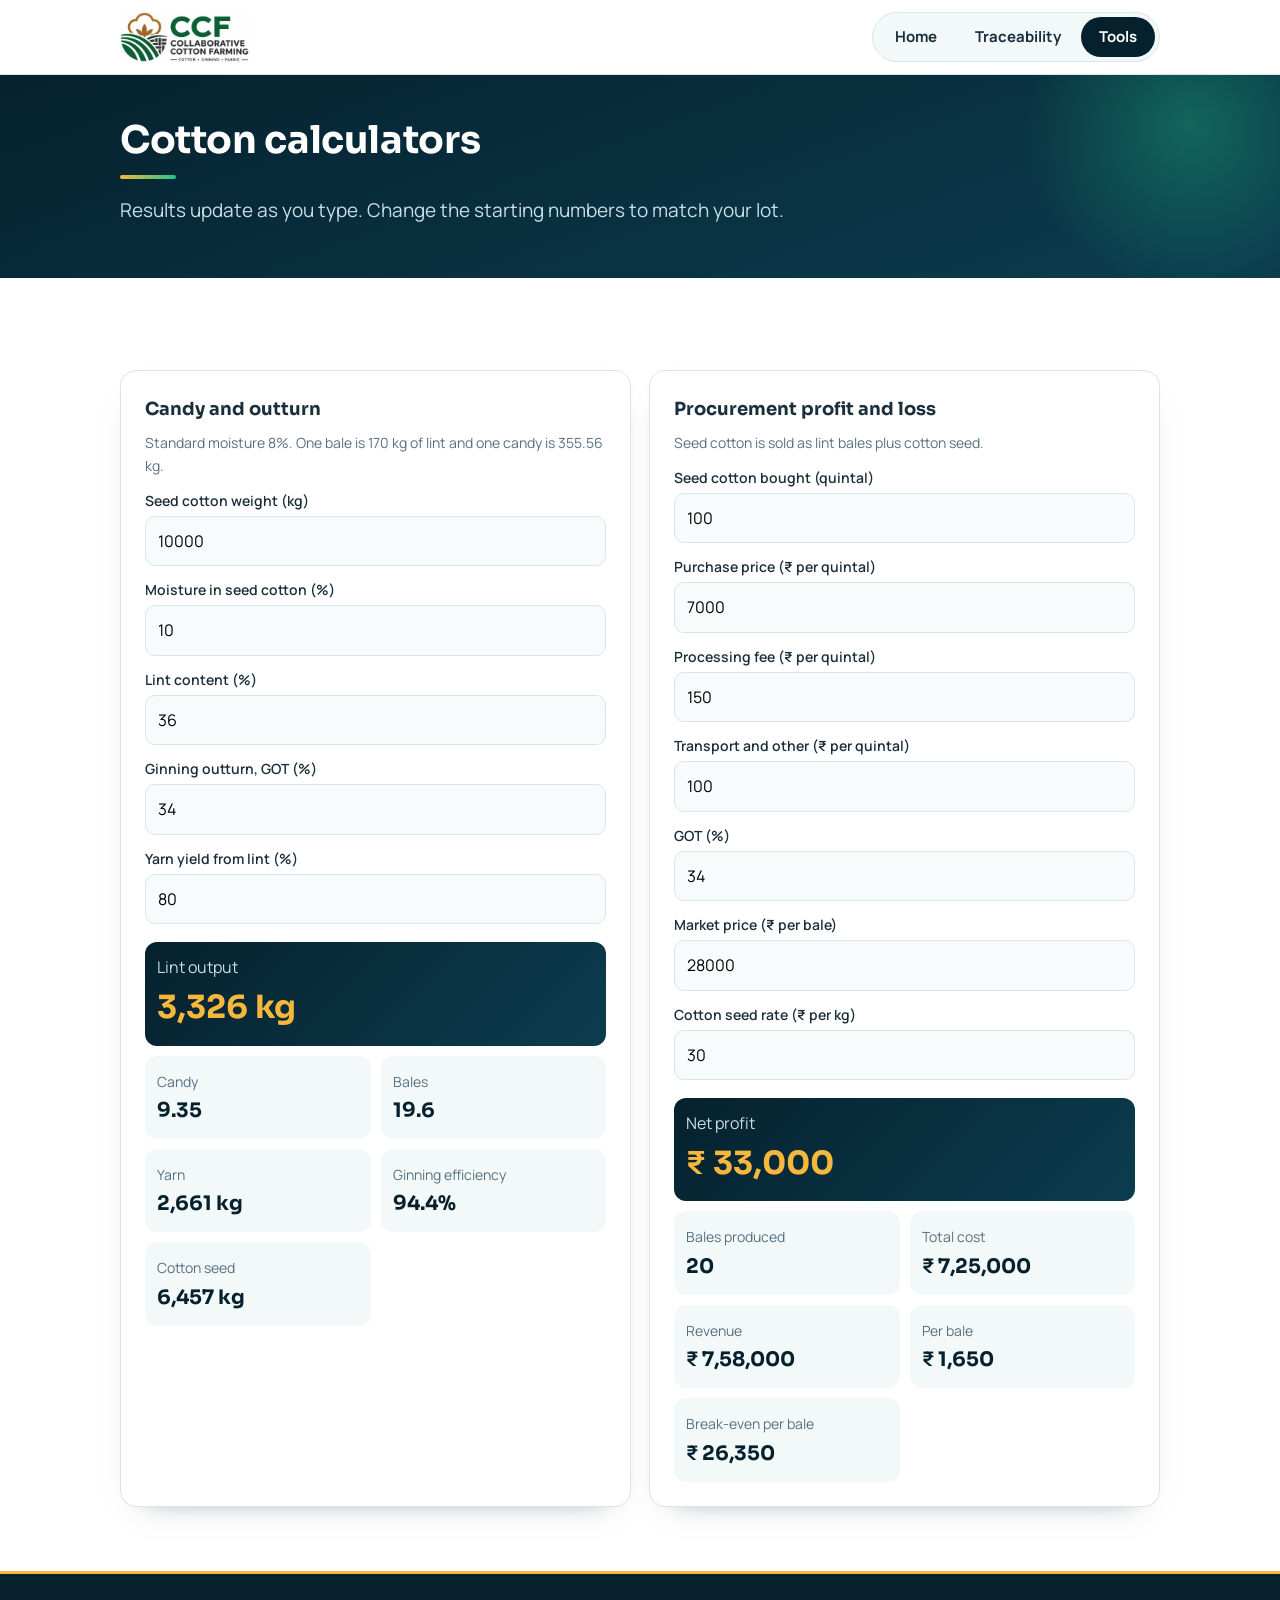
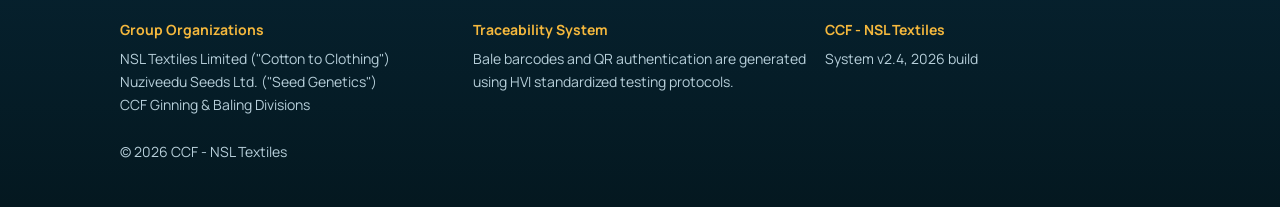
<file: tools/index.html>
<!doctype html><html lang=en><meta charset=utf-8><meta name=viewport content="width=device-width,initial-scale=1"><title>Tools - CCF</title><link rel=stylesheet href="../css/style.css">
<body data-root="../" data-page=tools><div id=hdr></div>
<main class=wrap><section><h2>Cotton calculators</h2><p class=lead>Results update as you type. Change the starting numbers to match your lot.</p><div class="grid c2" id=tools></div></section></main>
<div id=ftr></div>
<script src="../data/config.js"></script><script src="../data/company.js"></script><script src="../js/main.js"></script><script src="tools.js"></script>
</file>
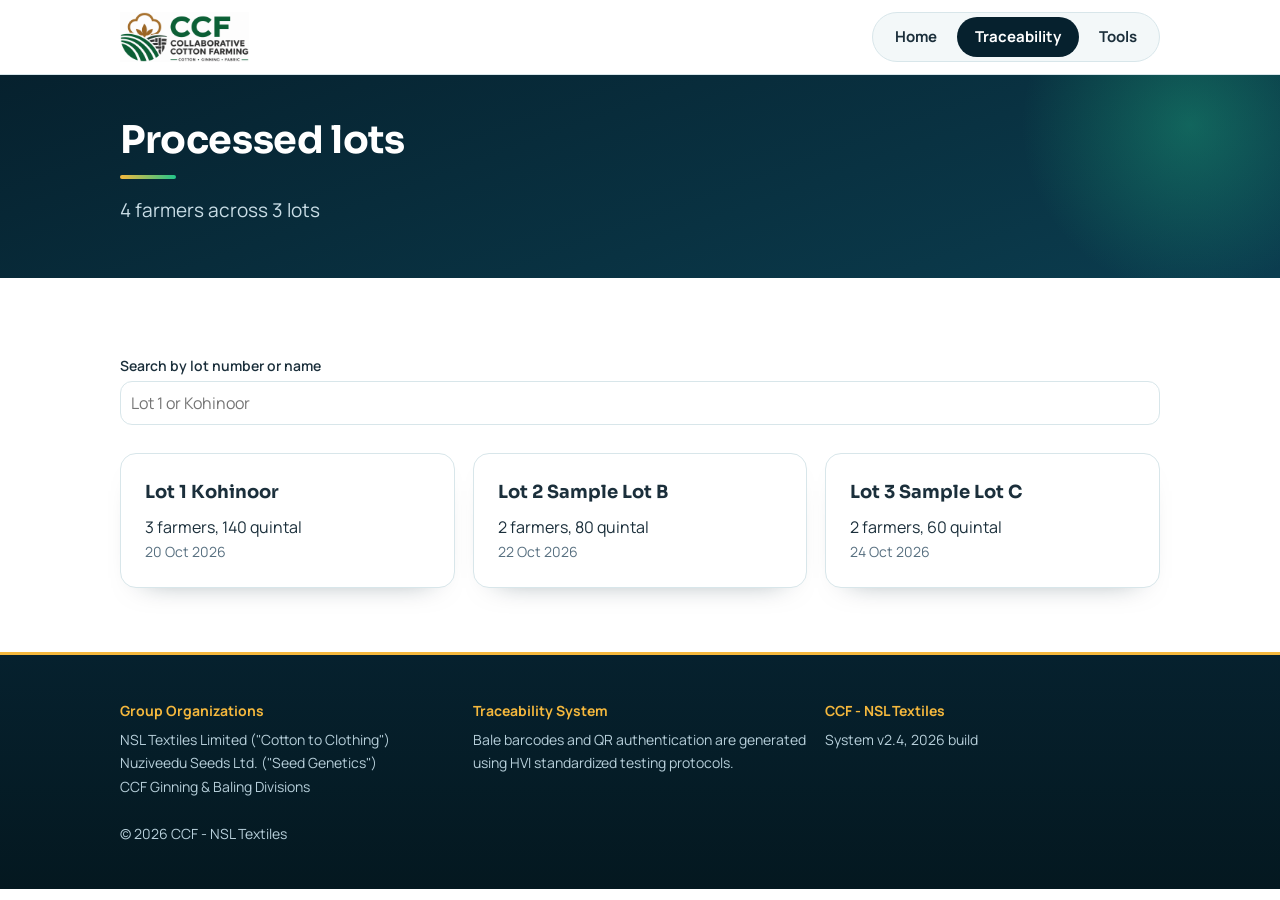
<file: trace/index.html>
<!doctype html><html lang=en><meta charset=utf-8><meta name=viewport content="width=device-width,initial-scale=1"><title>Traceability - CCF</title><link rel=stylesheet href="../css/style.css">
<body data-root="../" data-page=trace><div id=hdr></div>
<main class=wrap><section><h2>Processed lots</h2><p class=lead id=sum></p>
<label for=q>Search by lot number or name</label><input id=q type=search placeholder="Lot 1 or Kohinoor"><div class="grid c3" id=lots></div></section></main>
<div id=ftr></div>
<script src="../data/config.js"></script><script src="../data/company.js"></script><script src="../data/farmers.js"></script><script src="../js/main.js"></script><script src="trace.js"></script>
</file>
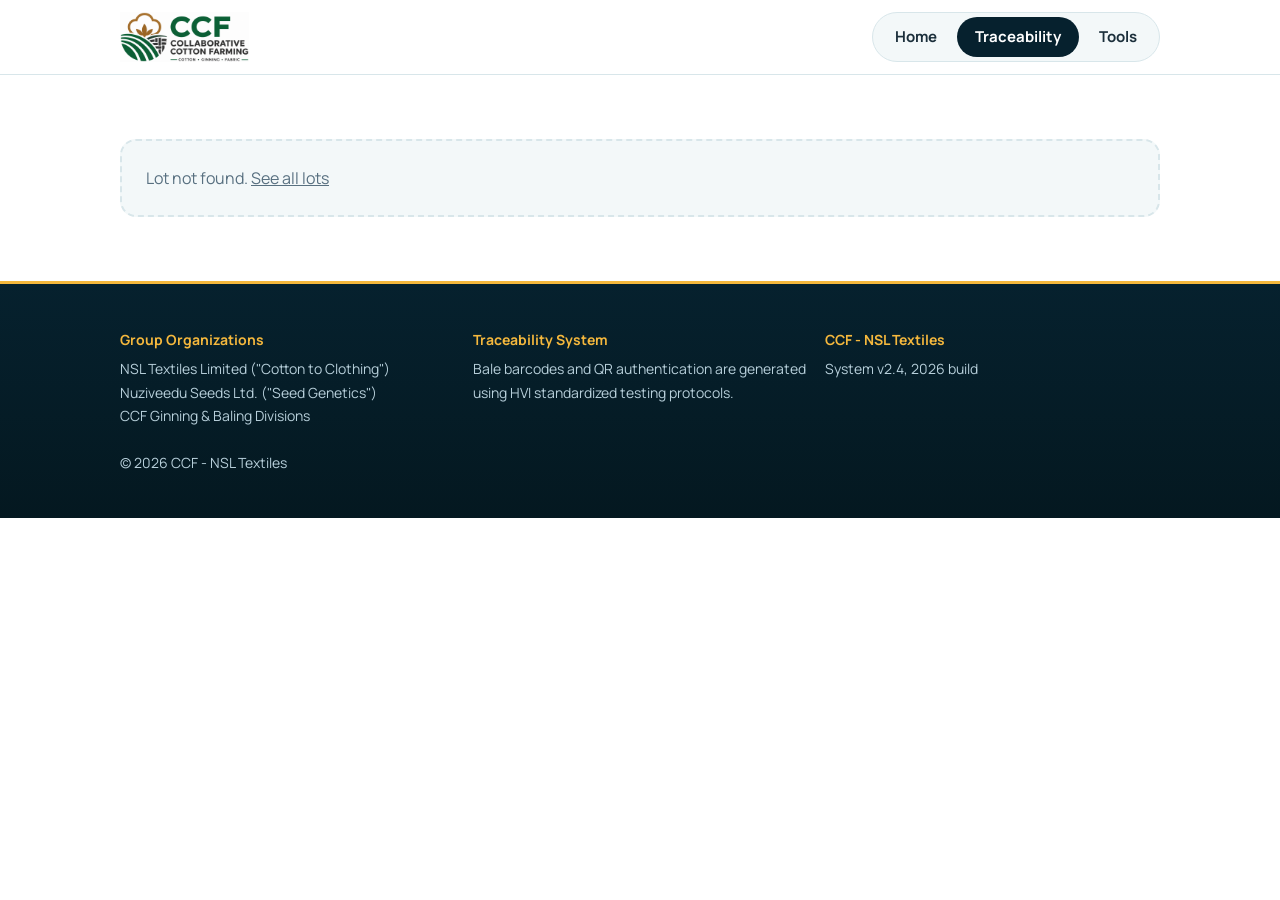
<file: trace/lot.html>
<!doctype html><html lang=en><meta charset=utf-8><meta name=viewport content="width=device-width,initial-scale=1"><title>Lot - CCF</title><link rel=stylesheet href="../css/style.css">
<body data-root="../" data-page=trace><div id=hdr></div>
<main class=wrap><section id=lot></section></main>
<div id=ftr></div>
<script src="../data/config.js"></script><script src="../data/company.js"></script><script src="../data/farmers.js"></script><script src="../js/main.js"></script><script src="lot.js"></script>
</file>
<file: css/style.css>
:root{--ink:#06212e;--teal:#0b3d4f;--em:#22c58b;--gold:#f5b83d;--mist:#f3f8f9;--line:#d8e6ea;--mut:#587080}
*{box-sizing:border-box;margin:0}
body{font:400 16px/1.65 Manrope,system-ui,sans-serif;color:#1b2f3b}
h1,h2,h3,.stats b,.res b{font-family:Sora,Manrope,system-ui,sans-serif}
#hdr,#ftr{display:contents}
a{color:inherit}
.wrap{max-width:1080px;margin:auto;padding:0 20px}
.hero{position:relative;overflow:hidden;color:#fff;padding:84px 0 112px;background:radial-gradient(800px 420px at 90% -5%,#22c58b40,transparent),radial-gradient(600px 400px at 0 100%,#f5b83d26,transparent),linear-gradient(160deg,var(--ink),var(--teal))}
.hero:before{content:"";position:absolute;inset:0;background:linear-gradient(#ffffff0b 1px,transparent 1px) 0 0/48px 48px,linear-gradient(90deg,#ffffff0b 1px,transparent 1px) 0 0/48px 48px;-webkit-mask-image:linear-gradient(#000,transparent 90%);mask-image:linear-gradient(#000,transparent 90%)}
#fx{position:absolute;inset:0;width:100%;height:100%}
.hero .wrap{position:relative}
h1{font-size:clamp(38px,8vw,74px);line-height:1.04;font-weight:800;max-width:11em;letter-spacing:-.02em}
h1 span{display:inline-block;animation:rise 1s cubic-bezier(.2,.8,.2,1) both;animation-delay:calc(var(--w)*.14s + .1s)}
@keyframes rise{from{opacity:0;transform:translateY(44px);filter:blur(10px)}}
@keyframes pop{from{opacity:0;transform:translateY(16px)}}
.hero p{max-width:32em;margin:18px 0 48px;color:#c9dde6;font-size:19px;animation:pop .8s .7s both}
.chain{list-style:none;padding:0;display:grid;gap:16px;position:relative}
.chain li{position:relative;margin-left:44px;padding:18px 20px;border-radius:16px;background:#ffffff14;border:1px solid #ffffff2a;backdrop-filter:blur(10px);animation:pop .7s both;animation-delay:calc(var(--i)*.7s + .5s)}
.chain li:before{content:"";position:absolute;z-index:1;left:-44px;top:20px;width:26px;height:26px;border-radius:50%;background:var(--ink);border:3px solid var(--gold);animation:ring 3.6s calc(var(--i)*.8s + 3.5s) infinite}
.chain li:last-child:before{background:var(--gold)}
.chain li:not(:last-child):after{content:"";position:absolute;left:-32px;top:33px;width:3px;height:calc(100% + 16px);background:linear-gradient(var(--gold),#f5b83d66);transform-origin:top;animation:draw .7s calc(var(--i)*.7s + 1s) both}
.chain b{display:block;font-size:19px;font-family:Sora,Manrope,sans-serif}.chain span{color:#b7cfda;font-size:14px}
@keyframes draw{from{transform:scaleY(0)}}
@keyframes ring{0%{box-shadow:0 0 0 0 #f5b83dcc}35%,100%{box-shadow:0 0 0 16px #f5b83d00}}
@media(min-width:760px){.chain{grid-template-columns:repeat(4,1fr);padding-top:44px}
.chain li{margin:0;padding:20px}.chain li:before{left:20px;top:-44px}
.chain li:not(:last-child):after{left:33px;top:-32px;width:calc(100% + 16px);height:3px;background:linear-gradient(90deg,var(--gold),#f5b83d66);transform-origin:left;animation-name:dx}
@keyframes dx{from{transform:scaleX(0)}}}
.btn{display:inline-block;background:var(--gold);color:var(--ink);font:700 15px Manrope,sans-serif;padding:13px 26px;border-radius:99px;border:0;text-decoration:none;cursor:pointer;box-shadow:0 12px 28px -10px #f5b83daa;transition:transform .2s}
.btn:hover{transform:translateY(-2px)}
.stats{display:grid;grid-template-columns:repeat(2,1fr);background:linear-gradient(135deg,var(--teal),var(--ink));border:1px solid #ffffff22;border-radius:22px;margin-top:-56px;position:relative;box-shadow:0 36px 60px -28px #06212eaa;color:#fff}
.stats div{padding:26px 22px}
.stats div:before{content:"";display:block;height:3px;width:0;background:var(--gold);margin-bottom:14px;border-radius:3px;transition:width 1.2s .3s}
.stats .vis:before{width:36px}
.stats b{display:block;font-size:clamp(30px,5vw,46px);line-height:1.15;font-weight:800}
.stats b[data-s]:after{content:attr(data-s);color:var(--gold)}
.stats span{color:#b7cfda;font-size:14px}.mut{color:var(--mut);font-size:14px}
@media(min-width:760px){.stats{grid-template-columns:repeat(4,1fr)}}
section{padding:64px 0}.soft{background:var(--mist)}
h2{font-size:clamp(26px,4vw,38px);line-height:1.15;margin-bottom:14px;letter-spacing:-.01em}
h2:after{content:"";display:block;width:56px;height:4px;border-radius:4px;margin-top:12px;background:linear-gradient(90deg,var(--gold),var(--em))}
.lead{max-width:44em;font-size:19px;color:var(--mut);margin-top:16px}
.grid{display:grid;gap:18px;margin-top:28px}
@media(min-width:760px){.c3{grid-template-columns:repeat(3,1fr)}.c2{grid-template-columns:1fr 1fr}}
.card{border:1px solid var(--line);border-radius:16px;padding:24px;background:#fff;box-shadow:0 14px 30px -24px #06212e88;transition:transform .3s,box-shadow .3s,border-color .3s}
.card:hover{transform:translateY(-4px);box-shadow:0 26px 40px -24px #06212eaa}
.card h3{font-size:18px;margin-bottom:6px}
.ic{width:46px;height:46px;border-radius:14px;background:linear-gradient(135deg,var(--em),#0f8f9a);display:grid;place-items:center;margin-bottom:16px}
.ic svg{width:24px;height:24px;stroke:#fff;fill:none;stroke-width:2;stroke-linecap:round;stroke-linejoin:round}
.slot{border:2px dashed var(--line);border-radius:16px;padding:24px;color:var(--mut);background:var(--mist)}
.logos{display:flex;flex-wrap:wrap;gap:18px;margin-top:28px;font-size:20px}
.logos>*{background:#fff;border:1px solid var(--line);border-radius:14px;padding:12px 22px;box-shadow:0 14px 30px -22px #06212e88}
.logos img{height:48px;display:block}
.rv{opacity:0}
.rv.vis{opacity:1;animation:up .9s cubic-bezier(.2,.8,.2,1) var(--d,0s) backwards}
@keyframes up{from{opacity:0;transform:translateY(28px)}}
.band{position:relative;overflow:hidden;background:linear-gradient(160deg,var(--ink),var(--teal));color:#fff;padding:44px 0 52px}
.band:after{content:"";position:absolute;right:-80px;top:-120px;width:340px;height:340px;border-radius:50%;background:radial-gradient(#22c58b55,transparent 70%);animation:float 9s ease-in-out infinite alternate}
@keyframes float{to{transform:translate(-50px,50px)}}
.band .wrap{position:relative;z-index:1}.band h2{color:#fff;margin:0}.band .lead{color:#c9dde6}
label{display:block;font-weight:600;font-size:14px;margin:12px 0 4px}
input{width:100%;font:inherit;padding:11px 12px;border:1px solid var(--line);border-radius:10px;background:#f8fbfc;transition:box-shadow .2s,border-color .2s}
input:focus{outline:0;border-color:var(--em);box-shadow:0 0 0 4px #22c58b26}
a:focus-visible,.btn:focus-visible,summary:focus-visible{outline:3px solid var(--gold);outline-offset:2px}
.res{margin-top:18px;display:grid;grid-template-columns:1fr 1fr;gap:10px}
.res div{background:var(--mist);border-radius:12px;padding:12px}.res b{display:block;font-size:20px;color:var(--ink)}
.res .big{grid-column:1/-1;background:linear-gradient(135deg,var(--ink),var(--teal))}.res .big span{color:#c9dde6}.res .big b{color:var(--gold);font-size:32px}
.res .loss b{color:#ff9b8a}
.lot{display:block;text-decoration:none}.lot:hover{border-color:var(--em)}
.qr{display:flex;flex-wrap:wrap;gap:16px;align-items:center;justify-content:space-between;background:linear-gradient(135deg,var(--ink),var(--teal));color:#fff;border-radius:20px;padding:28px}
.qr .lead{color:#c9dde6}#q{background:#fff;padding:10px;border-radius:12px;line-height:0}
details.card{padding:0;margin-top:12px}summary{padding:16px 20px;cursor:pointer;font-weight:600}
details[open] summary{border-bottom:1px solid var(--line)}
.in{padding:16px 20px;display:grid;grid-template-columns:repeat(auto-fill,minmax(150px,1fr));gap:14px}
.qrc{text-align:center}.qrc>div{display:flex;justify-content:center;margin-bottom:10px}.qrc p{word-break:break-all;font-size:12px}
footer{background:linear-gradient(var(--ink),#041820);border-top:3px solid var(--gold);color:#b7cfda;padding:44px 0;font-size:14px}
footer h4{color:var(--gold);margin-bottom:6px}footer .grid{margin:0 0 24px}
@media print{header,footer,.noprint,.band:after{display:none}}
@media(prefers-reduced-motion:reduce){*{animation:none!important;transition:none!important}}
header{position:sticky;top:0;z-index:20;view-transition-name:nav;background:#ffffffee;backdrop-filter:blur(12px);border-bottom:1px solid var(--line);transition:box-shadow .3s}
header.sm{box-shadow:0 10px 30px -18px #06212e88}
header .wrap{display:flex;align-items:center;justify-content:space-between;height:74px;transition:height .3s}
header.sm .wrap{height:58px}
.brand{display:block;line-height:0;text-decoration:none}.brand b{font-size:15px;line-height:1.2}
.brand img{height:50px;transition:height .3s}header.sm .brand img{height:38px}
.burger{width:44px;height:44px;border:0;background:var(--mist);border-radius:12px;display:grid;place-content:center;gap:6px;cursor:pointer}
.burger i{display:block;width:22px;height:2px;background:var(--ink);border-radius:2px;transition:transform .35s}
header.open .burger i:first-child{transform:translateY(4px) rotate(45deg)}
header.open .burger i:last-child{transform:translateY(-4px) rotate(-45deg)}
nav{position:absolute;left:0;right:0;top:100%;display:flex;flex-direction:column;padding:10px 20px 20px;background:#fff;box-shadow:0 24px 40px -24px #06212e88;clip-path:inset(0 0 100% 0);visibility:hidden;transition:clip-path .4s cubic-bezier(.2,.8,.2,1),visibility 0s .4s}
header.open nav{clip-path:inset(0 0 -40px 0);visibility:visible;transition-delay:0s}
nav a{padding:14px 16px;border-radius:12px;font-weight:700;font-size:17px;text-decoration:none}
nav a.on{background:var(--mist)}
header.open nav a{animation:pop .45s both;animation-delay:calc(var(--k)*.07s + .1s)}
.pill{display:none}
@media(min-width:760px){.burger{display:none}
nav,header.open nav{position:relative;top:auto;left:auto;right:auto;flex-direction:row;gap:2px;padding:4px;background:var(--mist);border:1px solid var(--line);border-radius:99px;box-shadow:none;clip-path:none;visibility:visible}
nav a{position:relative;z-index:1;padding:8px 18px;border-radius:99px;font-size:15px;transition:color .25s}
nav a.on{background:none}nav a.hot{color:#fff}
.pill{display:block;position:absolute;z-index:0;top:4px;bottom:4px;left:0;width:0;border-radius:99px;background:var(--ink);opacity:0;transition:left .4s cubic-bezier(.3,1.4,.5,1),width .4s,opacity .2s}
header.open nav a{animation:none}}
@supports(animation-timeline:scroll()){header:after{content:"";position:absolute;left:0;bottom:-1px;height:3px;width:100%;background:linear-gradient(90deg,var(--gold),var(--em));transform:scaleX(0);transform-origin:left;animation:prog linear both;animation-timeline:scroll()}@keyframes prog{to{transform:scaleX(1)}}}
@view-transition{navigation:auto}
::view-transition-old(root){animation:.2s ease both fo}::view-transition-new(root){animation:.45s ease both fi}
@keyframes fo{to{opacity:0}}@keyframes fi{from{opacity:0}}
@media(prefers-reduced-motion:reduce){@view-transition{navigation:none}}
.card{position:relative;overflow:hidden}
.card:before{content:"";position:absolute;inset:0;pointer-events:none;opacity:0;transition:opacity .3s;background:radial-gradient(240px circle at var(--mx,50%) var(--my,0),#22c58b2e,transparent 65%)}
.card:hover:before{opacity:1}
h2:after{transform-origin:left}h2.rv.vis:after{animation:grow .9s .25s cubic-bezier(.2,.8,.2,1) backwards}
@keyframes grow{from{transform:scaleX(0)}}
.logos img{height:56px}
.path{list-style:none;padding:0;position:relative;margin-top:32px;max-width:680px}
.path:before,.path:after{content:"";position:absolute;left:15px;top:8px;bottom:8px;width:3px;border-radius:3px;background:var(--line)}
.path:after{background:linear-gradient(var(--gold),var(--em));bottom:auto;height:calc((100% - 16px)*var(--p,0))}
.path li{position:relative;padding:0 0 34px 56px;opacity:.4;transform:translateX(-8px);transition:opacity .5s,transform .5s}
.path li.lit{opacity:1;transform:none}
.path li:before{content:"";position:absolute;z-index:1;left:6px;top:4px;width:21px;height:21px;border-radius:50%;background:#fff;border:3px solid var(--line);transition:.4s}
.path li.lit:before{border-color:var(--gold);background:var(--gold);box-shadow:0 0 0 8px #f5b83d33}
.path b{display:block;font:700 19px Sora,Manrope,sans-serif}.path span{color:var(--mut)}
</file>
